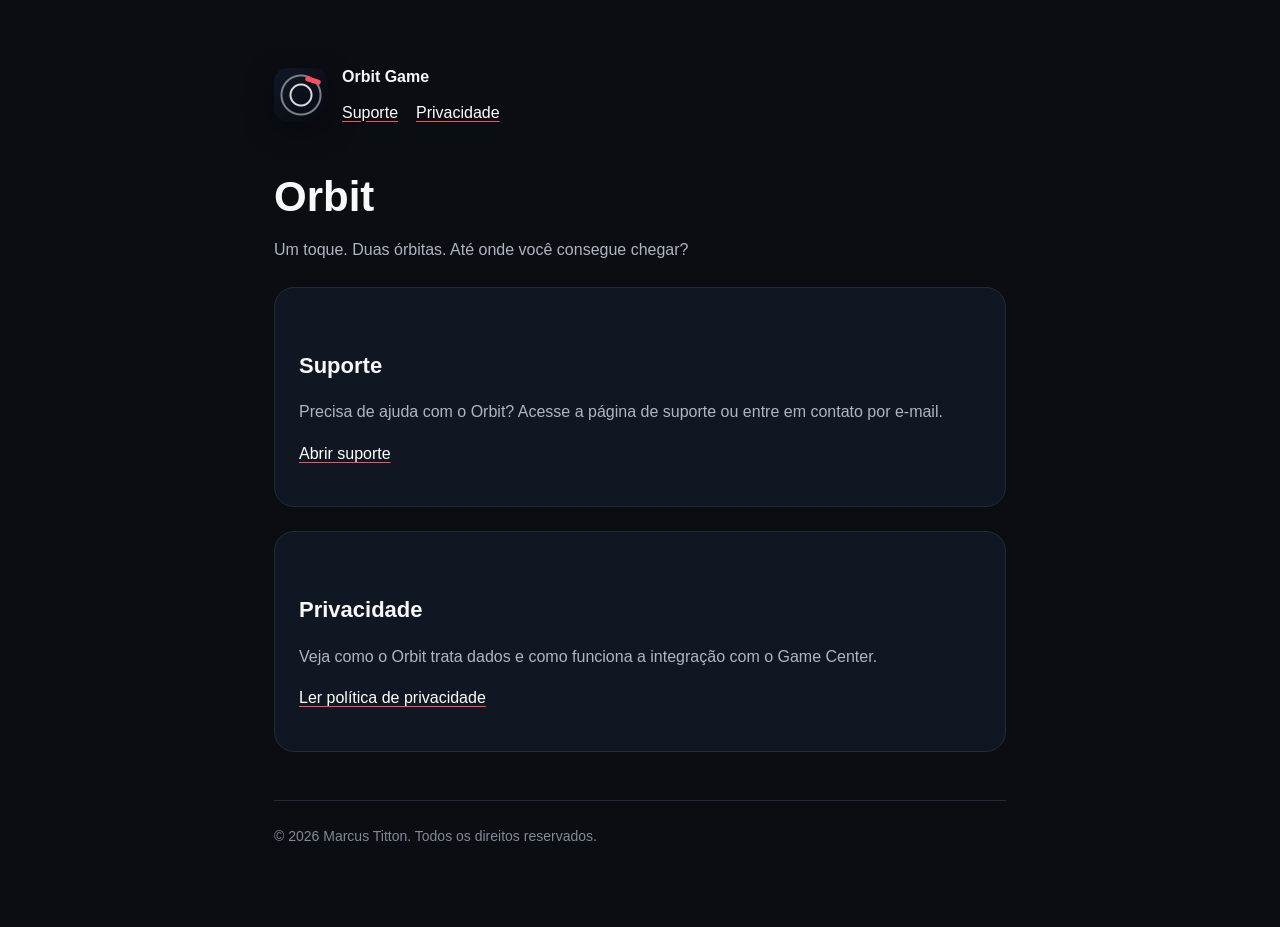
<file: docs/index.html>
<!doctype html>
<html lang="pt-BR">
<head>
  <meta charset="utf-8">
  <meta name="viewport" content="width=device-width, initial-scale=1">
  <title>Orbit Game</title>
  <link rel="stylesheet" href="styles.css">
</head>
<body>
  <main class="wrap">
    <div class="brand">
      <div class="logo" aria-hidden="true"></div>
      <div>
        <strong>Orbit Game</strong>
        <nav>
          <a href="support.html">Suporte</a>
          <a href="privacy.html">Privacidade</a>
        </nav>
      </div>
    </div>

    <h1>Orbit</h1>
    <p>Um toque. Duas órbitas. Até onde você consegue chegar?</p>

    <div class="card">
      <h2>Suporte</h2>
      <p>Precisa de ajuda com o Orbit? Acesse a página de suporte ou entre em contato por e-mail.</p>
      <p><a href="support.html">Abrir suporte</a></p>
    </div>

    <div class="card">
      <h2>Privacidade</h2>
      <p>Veja como o Orbit trata dados e como funciona a integração com o Game Center.</p>
      <p><a href="privacy.html">Ler política de privacidade</a></p>
    </div>

    <footer>© 2026 Marcus Titton. Todos os direitos reservados.</footer>
  </main>
</body>
</html>
</file>
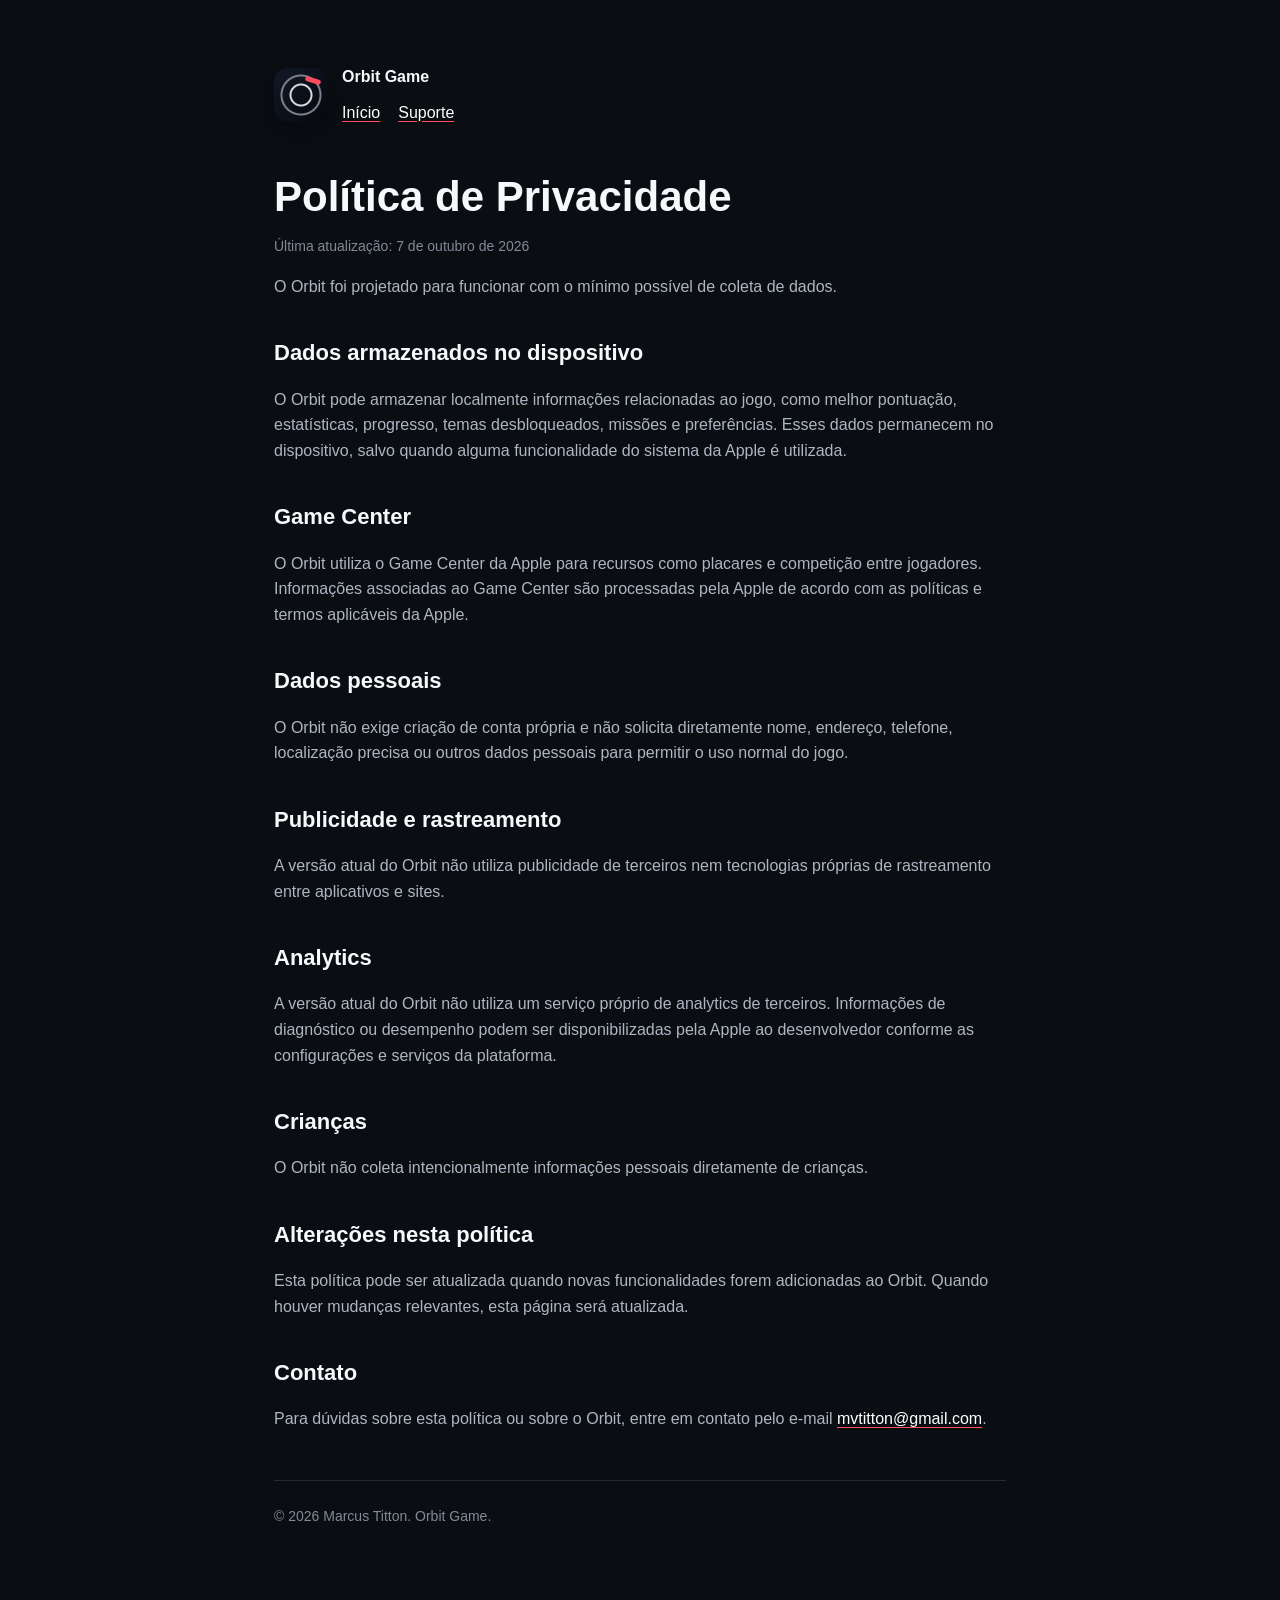
<file: docs/privacy.html>
<!doctype html>
<html lang="pt-BR">
<head>
  <meta charset="utf-8">
  <meta name="viewport" content="width=device-width, initial-scale=1">
  <title>Política de Privacidade — Orbit Game</title>
  <link rel="stylesheet" href="styles.css">
</head>
<body>
  <main class="wrap">
    <div class="brand">
      <div class="logo" aria-hidden="true"></div>
      <div>
        <strong>Orbit Game</strong>
        <nav>
          <a href="index.html">Início</a>
          <a href="support.html">Suporte</a>
        </nav>
      </div>
    </div>

    <h1>Política de Privacidade</h1>
    <p class="small">Última atualização: 7 de outubro de 2026</p>

    <p>O Orbit foi projetado para funcionar com o mínimo possível de coleta de dados.</p>

    <h2>Dados armazenados no dispositivo</h2>
    <p>O Orbit pode armazenar localmente informações relacionadas ao jogo, como melhor pontuação, estatísticas, progresso, temas desbloqueados, missões e preferências. Esses dados permanecem no dispositivo, salvo quando alguma funcionalidade do sistema da Apple é utilizada.</p>

    <h2>Game Center</h2>
    <p>O Orbit utiliza o Game Center da Apple para recursos como placares e competição entre jogadores. Informações associadas ao Game Center são processadas pela Apple de acordo com as políticas e termos aplicáveis da Apple.</p>

    <h2>Dados pessoais</h2>
    <p>O Orbit não exige criação de conta própria e não solicita diretamente nome, endereço, telefone, localização precisa ou outros dados pessoais para permitir o uso normal do jogo.</p>

    <h2>Publicidade e rastreamento</h2>
    <p>A versão atual do Orbit não utiliza publicidade de terceiros nem tecnologias próprias de rastreamento entre aplicativos e sites.</p>

    <h2>Analytics</h2>
    <p>A versão atual do Orbit não utiliza um serviço próprio de analytics de terceiros. Informações de diagnóstico ou desempenho podem ser disponibilizadas pela Apple ao desenvolvedor conforme as configurações e serviços da plataforma.</p>

    <h2>Crianças</h2>
    <p>O Orbit não coleta intencionalmente informações pessoais diretamente de crianças.</p>

    <h2>Alterações nesta política</h2>
    <p>Esta política pode ser atualizada quando novas funcionalidades forem adicionadas ao Orbit. Quando houver mudanças relevantes, esta página será atualizada.</p>

    <h2>Contato</h2>
    <p>Para dúvidas sobre esta política ou sobre o Orbit, entre em contato pelo e-mail <a href="mailto:mvtitton@gmail.com">mvtitton@gmail.com</a>.</p>

    <footer>© 2026 Marcus Titton. Orbit Game.</footer>
  </main>
</body>
</html>
</file>
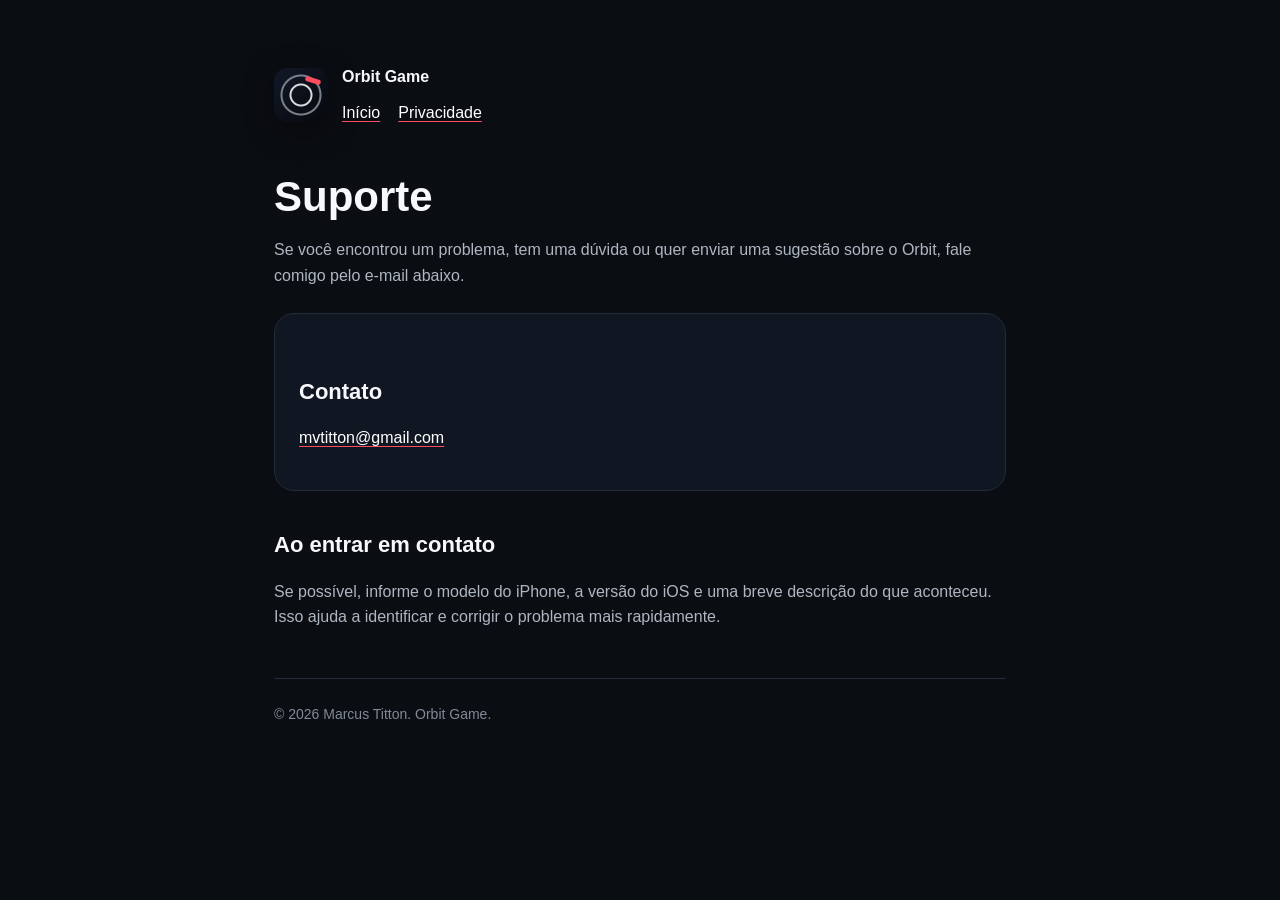
<file: docs/support.html>
<!doctype html>
<html lang="pt-BR">
<head>
  <meta charset="utf-8">
  <meta name="viewport" content="width=device-width, initial-scale=1">
  <title>Suporte — Orbit Game</title>
  <link rel="stylesheet" href="styles.css">
</head>
<body>
  <main class="wrap">
    <div class="brand">
      <div class="logo" aria-hidden="true"></div>
      <div>
        <strong>Orbit Game</strong>
        <nav>
          <a href="index.html">Início</a>
          <a href="privacy.html">Privacidade</a>
        </nav>
      </div>
    </div>

    <h1>Suporte</h1>
    <p>Se você encontrou um problema, tem uma dúvida ou quer enviar uma sugestão sobre o Orbit, fale comigo pelo e-mail abaixo.</p>

    <div class="card">
      <h2>Contato</h2>
      <p><a href="mailto:mvtitton@gmail.com">mvtitton@gmail.com</a></p>
    </div>

    <h2>Ao entrar em contato</h2>
    <p>Se possível, informe o modelo do iPhone, a versão do iOS e uma breve descrição do que aconteceu. Isso ajuda a identificar e corrigir o problema mais rapidamente.</p>

    <footer>© 2026 Marcus Titton. Orbit Game.</footer>
  </main>
</body>
</html>
</file>
<file: docs/styles.css>
:root{
  --bg:#0a0d12;
  --card:#111722;
  --text:#f7f8fb;
  --muted:#aeb6c2;
  --accent:#ff4d5f;
  --line:#222b38;
}
*{box-sizing:border-box}
body{
  margin:0;
  font-family:-apple-system,BlinkMacSystemFont,"Segoe UI",Roboto,Helvetica,Arial,sans-serif;
  background:var(--bg);
  color:var(--text);
  line-height:1.6;
}
.wrap{
  max-width:780px;
  margin:0 auto;
  padding:64px 24px 80px;
}
.brand{
  display:flex;
  align-items:center;
  gap:14px;
  margin-bottom:48px;
}
.logo{
  width:54px;
  height:54px;
  border-radius:14px;
  background:
    radial-gradient(circle at 50% 50%, transparent 0 18px, #79808a 19px 20px, transparent 21px),
    radial-gradient(circle at 50% 50%, transparent 0 9px, #d7d9dd 10px 11px, transparent 12px),
    linear-gradient(135deg,#111827,#06080c);
  position:relative;
  box-shadow:0 8px 30px rgba(0,0,0,.35);
}
.logo:after{
  content:"";
  position:absolute;
  right:7px;
  top:10px;
  width:16px;
  height:5px;
  border-radius:999px;
  background:var(--accent);
  transform:rotate(18deg);
}
h1{
  font-size:42px;
  line-height:1.15;
  margin:0 0 12px;
}
h2{
  font-size:22px;
  margin-top:36px;
  margin-bottom:10px;
}
p, li{
  color:var(--muted);
}
.card{
  background:var(--card);
  border:1px solid var(--line);
  border-radius:20px;
  padding:24px;
  margin:24px 0;
}
a{
  color:#fff;
  text-decoration-color:var(--accent);
  text-underline-offset:3px;
}
.small{
  font-size:14px;
  color:#818a97;
}
nav{
  display:flex;
  gap:18px;
  margin-top:10px;
}
footer{
  margin-top:48px;
  padding-top:24px;
  border-top:1px solid var(--line);
  font-size:14px;
  color:#818a97;
}
</file>
